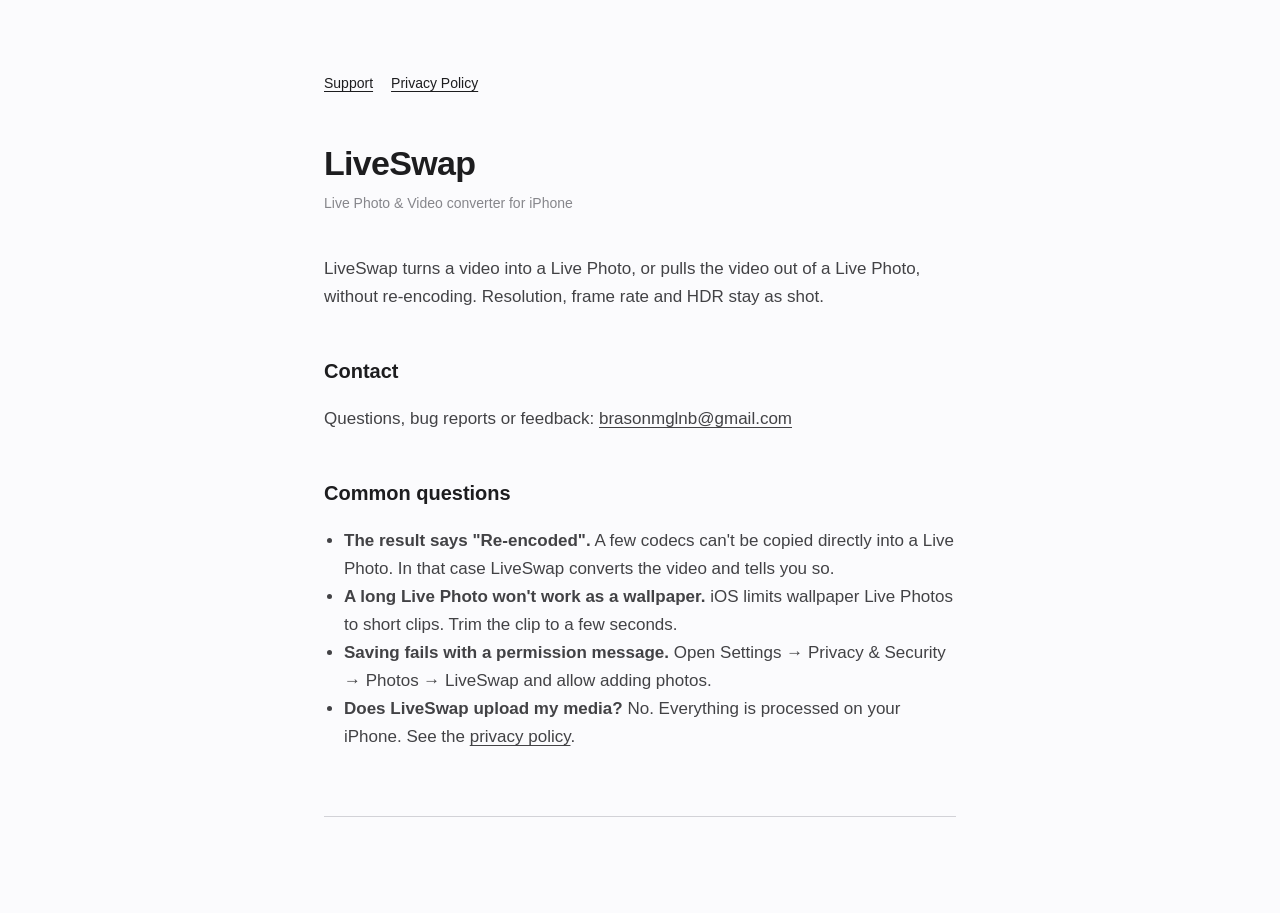
<file: index.html>
<!DOCTYPE html>
<html lang="en">
<head>
<meta charset="utf-8">
<meta name="viewport" content="width=device-width, initial-scale=1">
<title>LiveSwap Support</title>
<link rel="stylesheet" href="style.css">
</head>
<body>
<main>
<nav><a href="./">Support</a><a href="privacy.html">Privacy Policy</a></nav>
<h1>LiveSwap</h1>
<p class="meta">Live Photo &amp; Video converter for iPhone</p>

<p>LiveSwap turns a video into a Live Photo, or pulls the video out of a Live Photo, without re-encoding. Resolution, frame rate and HDR stay as shot.</p>

<h2>Contact</h2>
<p>Questions, bug reports or feedback: <a href="mailto:brasonmglnb@gmail.com">brasonmglnb@gmail.com</a></p>

<h2>Common questions</h2>
<ul>
<li><strong>The result says "Re-encoded".</strong> A few codecs can't be copied directly into a Live Photo. In that case LiveSwap converts the video and tells you so.</li>
<li><strong>A long Live Photo won't work as a wallpaper.</strong> iOS limits wallpaper Live Photos to short clips. Trim the clip to a few seconds.</li>
<li><strong>Saving fails with a permission message.</strong> Open Settings → Privacy &amp; Security → Photos → LiveSwap and allow adding photos.</li>
<li><strong>Does LiveSwap upload my media?</strong> No. Everything is processed on your iPhone. See the <a href="privacy.html">privacy policy</a>.</li>
</ul>
<hr>
</main>
</body>
</html>
</file>
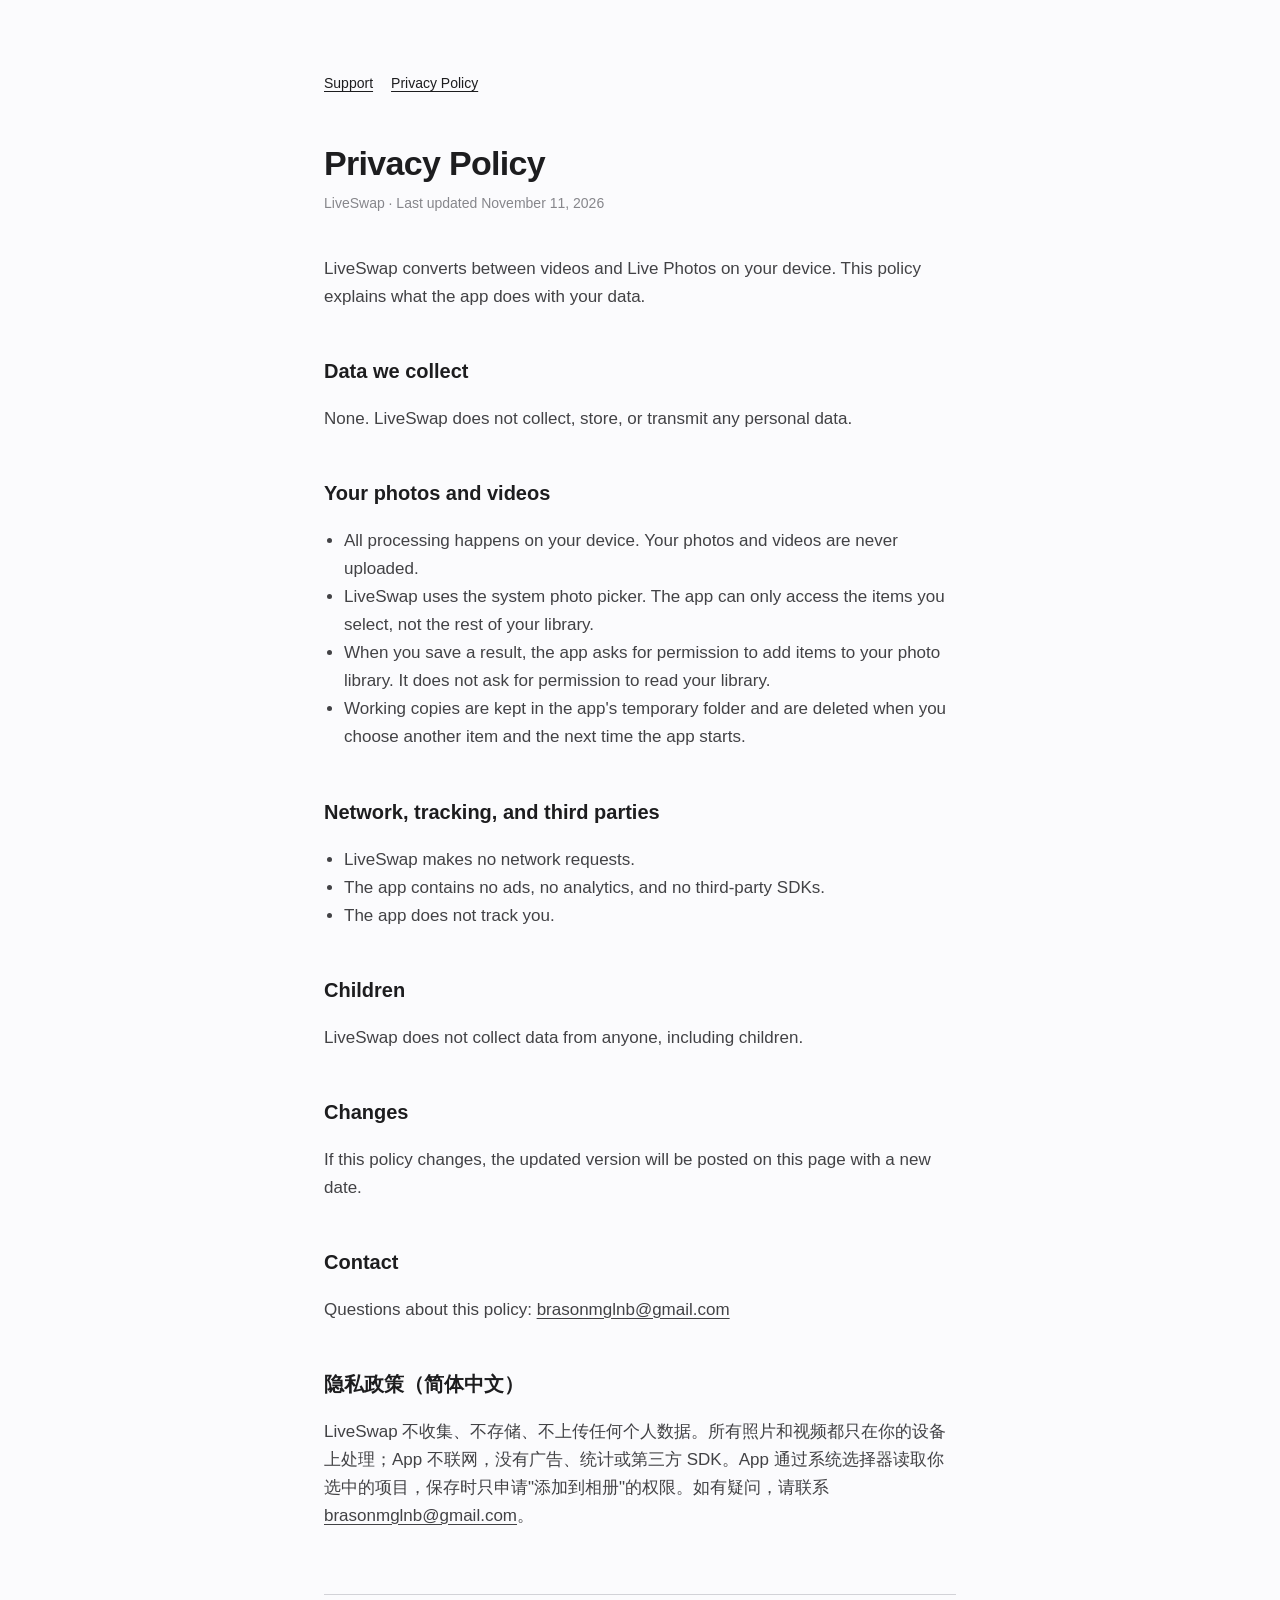
<file: privacy.html>
<!DOCTYPE html>
<html lang="en">
<head>
<meta charset="utf-8">
<meta name="viewport" content="width=device-width, initial-scale=1">
<title>LiveSwap Privacy Policy</title>
<link rel="stylesheet" href="style.css">
</head>
<body>
<main>
<nav><a href="./">Support</a><a href="privacy.html">Privacy Policy</a></nav>
<h1>Privacy Policy</h1>
<p class="meta">LiveSwap · Last updated November 11, 2026</p>

<p>LiveSwap converts between videos and Live Photos on your device. This policy explains what the app does with your data.</p>

<h2>Data we collect</h2>
<p>None. LiveSwap does not collect, store, or transmit any personal data.</p>

<h2>Your photos and videos</h2>
<ul>
<li>All processing happens on your device. Your photos and videos are never uploaded.</li>
<li>LiveSwap uses the system photo picker. The app can only access the items you select, not the rest of your library.</li>
<li>When you save a result, the app asks for permission to add items to your photo library. It does not ask for permission to read your library.</li>
<li>Working copies are kept in the app's temporary folder and are deleted when you choose another item and the next time the app starts.</li>
</ul>

<h2>Network, tracking, and third parties</h2>
<ul>
<li>LiveSwap makes no network requests.</li>
<li>The app contains no ads, no analytics, and no third-party SDKs.</li>
<li>The app does not track you.</li>
</ul>

<h2>Children</h2>
<p>LiveSwap does not collect data from anyone, including children.</p>

<h2>Changes</h2>
<p>If this policy changes, the updated version will be posted on this page with a new date.</p>

<h2>Contact</h2>
<p>Questions about this policy: <a href="mailto:brasonmglnb@gmail.com">brasonmglnb@gmail.com</a></p>

<h2 lang="zh-Hans">隐私政策（简体中文）</h2>
<p lang="zh-Hans">LiveSwap 不收集、不存储、不上传任何个人数据。所有照片和视频都只在你的设备上处理；App 不联网，没有广告、统计或第三方 SDK。App 通过系统选择器读取你选中的项目，保存时只申请"添加到相册"的权限。如有疑问，请联系 <a href="mailto:brasonmglnb@gmail.com">brasonmglnb@gmail.com</a>。</p>
<hr>
</main>
</body>
</html>
</file>
<file: style.css>
:root { color-scheme: light dark; }
* { box-sizing: border-box; }
body {
  margin: 0;
  font: 17px/1.65 -apple-system, BlinkMacSystemFont, "Helvetica Neue", "PingFang SC", sans-serif;
  color: #1d1d1f;
  background: #fbfbfd;
}
main { max-width: 680px; margin: 0 auto; padding: 72px 24px 96px; }
h1 { font-size: 34px; line-height: 1.2; letter-spacing: -0.02em; margin: 0 0 8px; }
h2 { font-size: 20px; margin: 44px 0 8px; }
p, li { color: #424245; }
ul { padding-left: 20px; }
.meta { color: #86868b; font-size: 14px; margin: 0 0 40px; }
nav { font-size: 14px; margin-bottom: 48px; }
nav a { margin-right: 18px; }
a { color: inherit; text-underline-offset: 3px; }
hr { border: 0; border-top: 1px solid #d2d2d7; margin: 64px 0 0; }
@media (prefers-color-scheme: dark) {
  body { color: #f5f5f7; background: #000; }
  p, li { color: #c7c7cc; }
  hr { border-color: #2c2c2e; }
}
</file>
